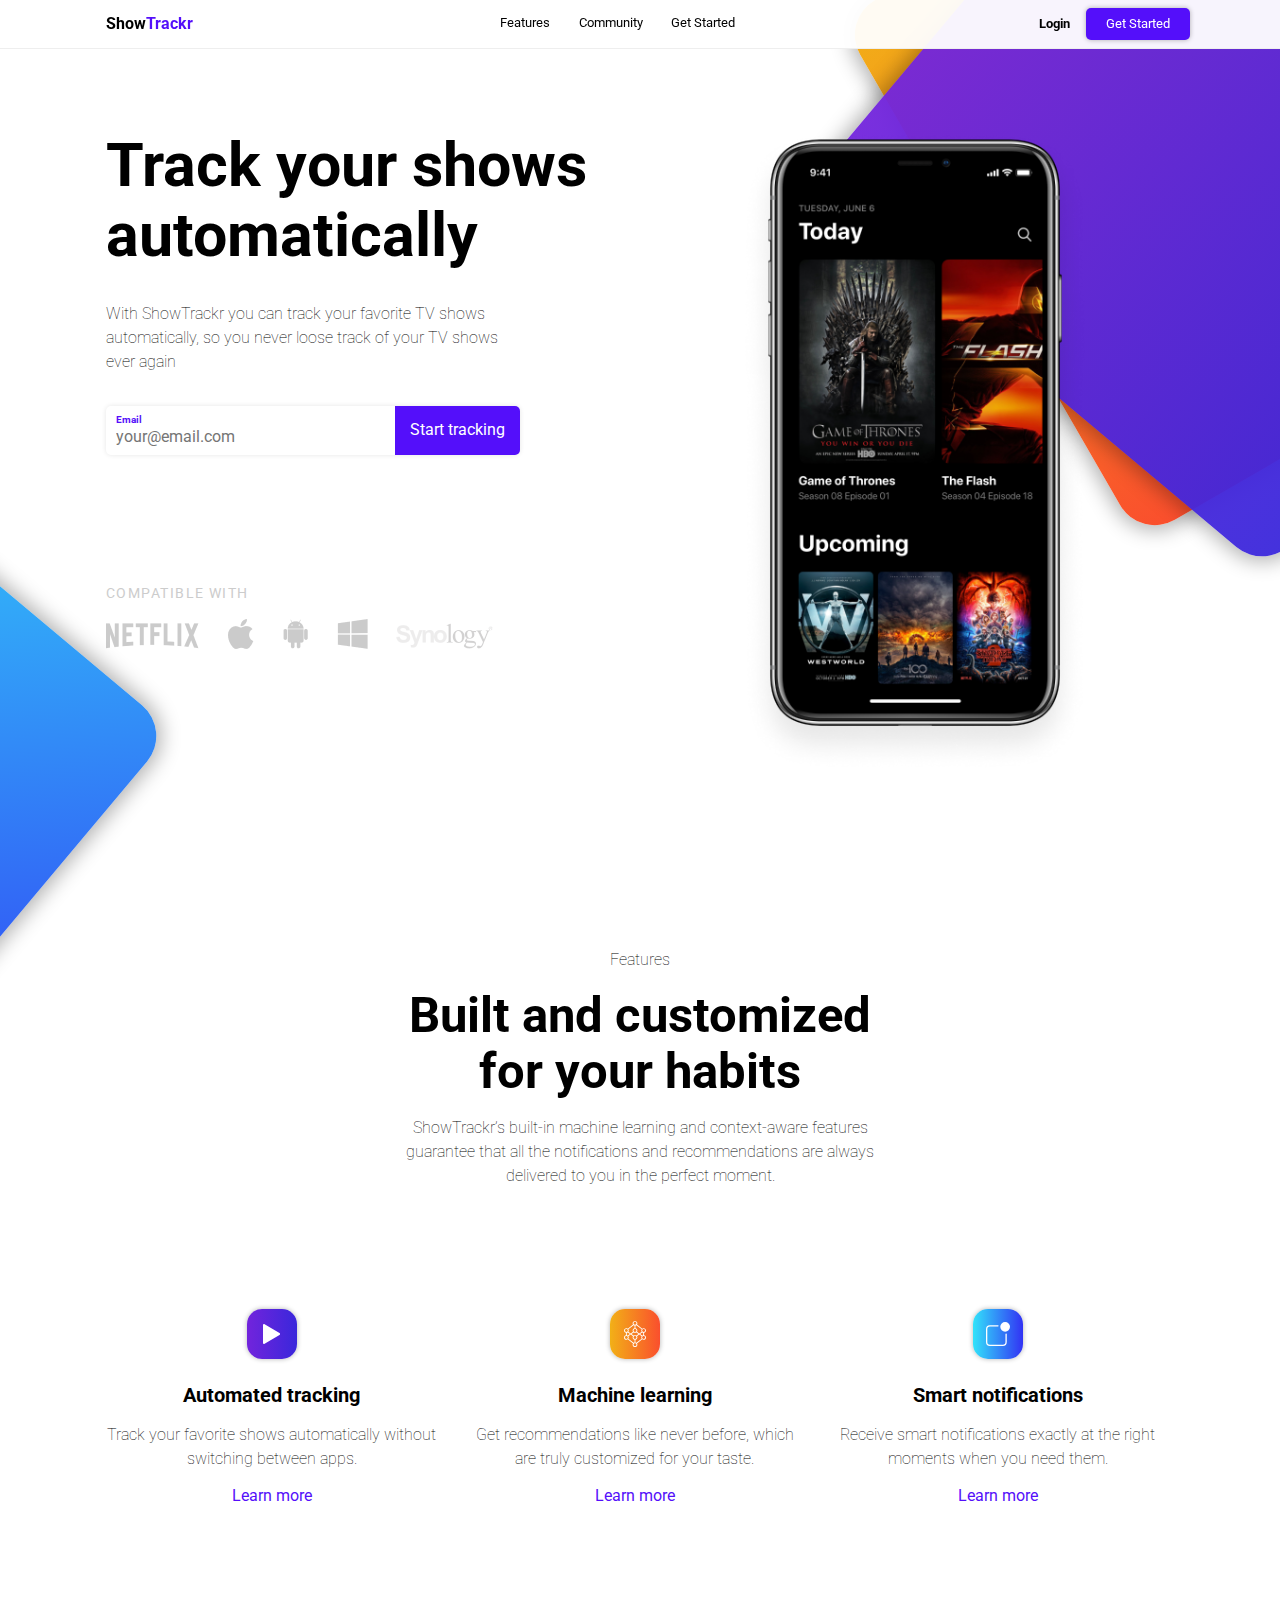
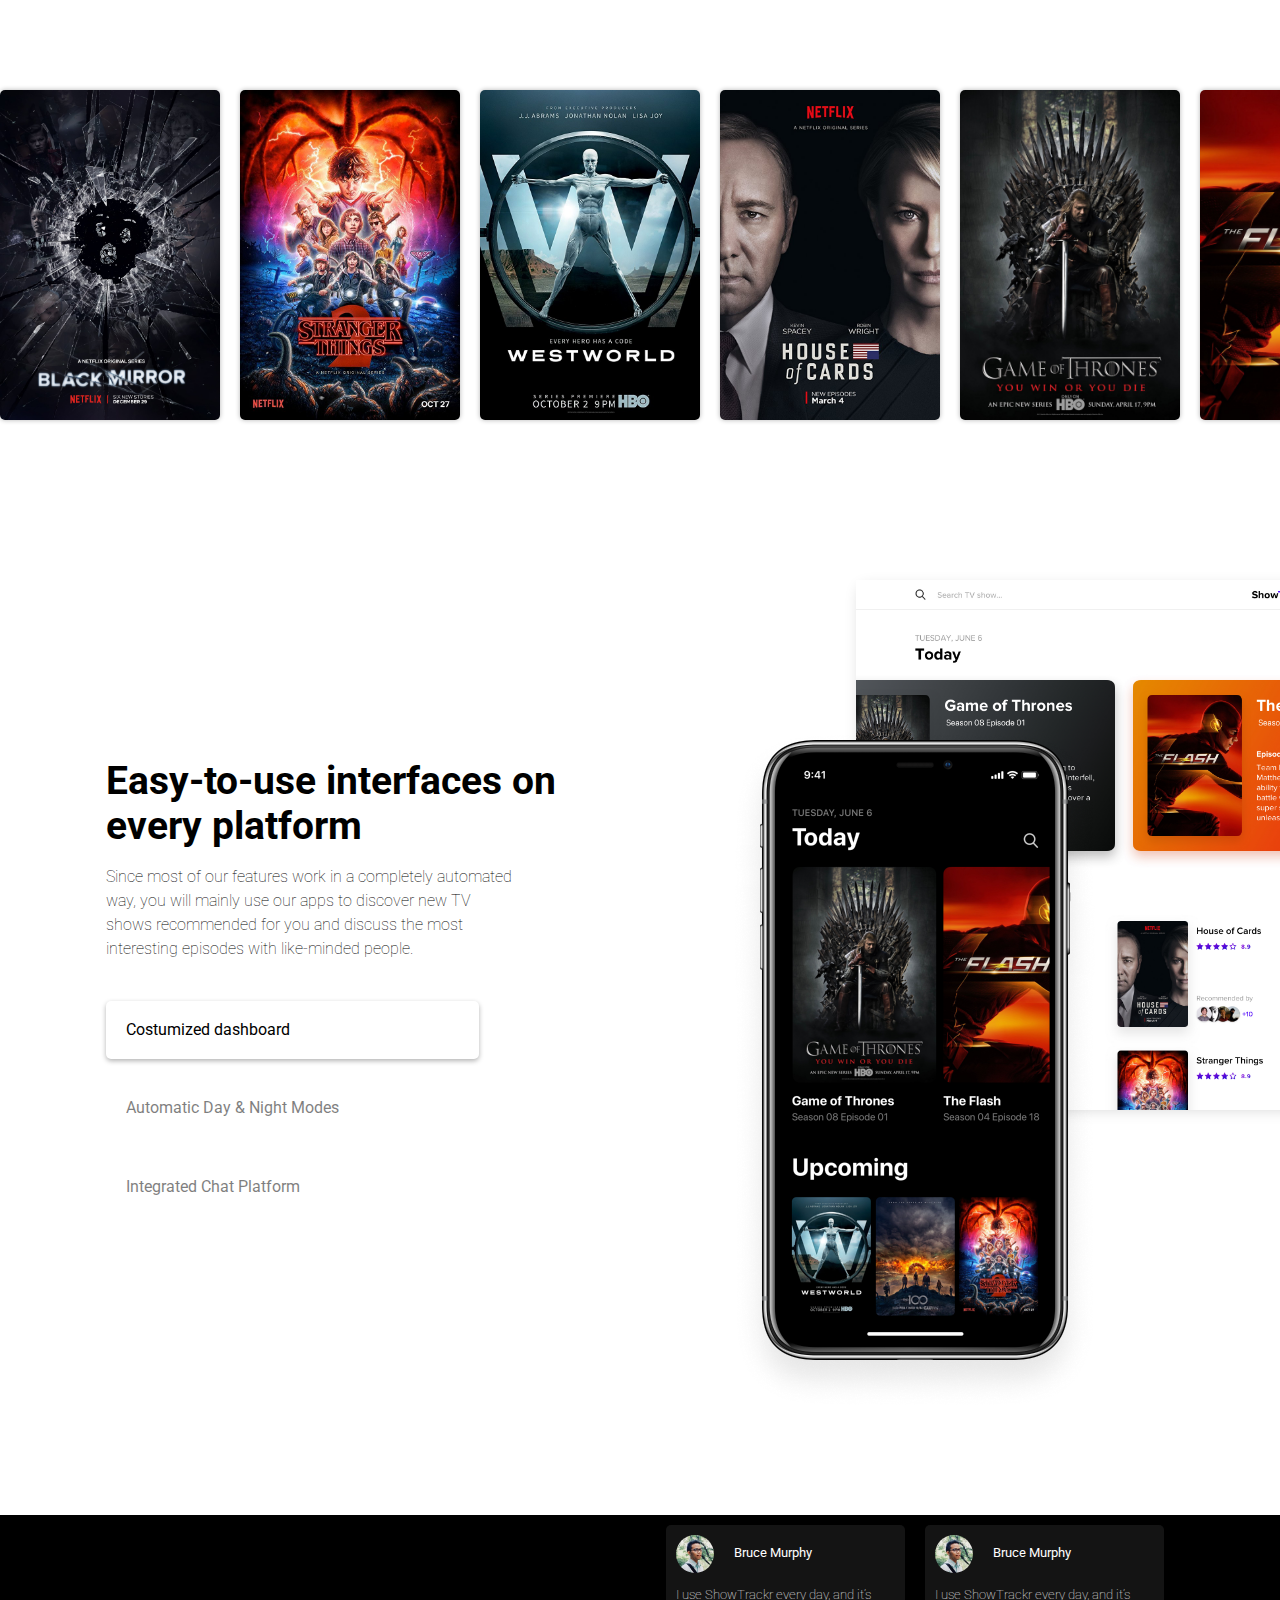
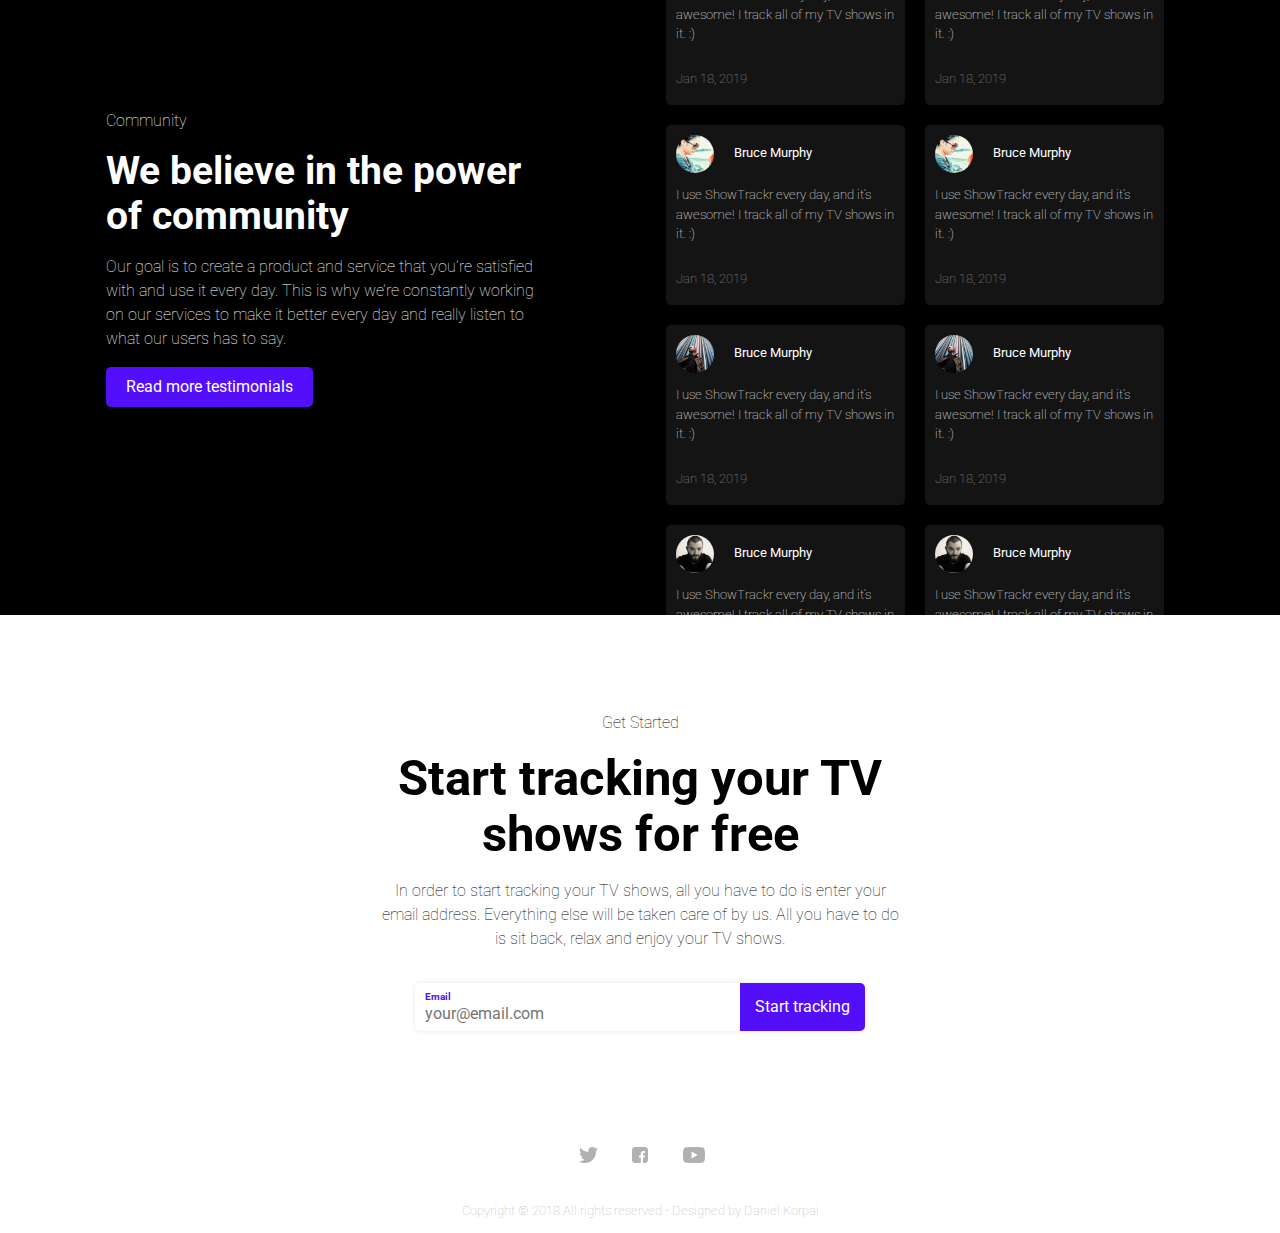
<file: docs/index.html>
<!DOCTYPE html>
<html>
  <head>
    <!-- meta -->
    <meta charset="utf-8">
    <meta name="viewport" content="user-scalable=no, width=device-width, initial-scale=1, maximum-scale=1">
    <title>gig-sass</title>
    <meta name="author" content="Altar.io">
    <link rel="icon" href="assets/images/shared/favicon.ico" type="image/x-icon" />
    <link href="https://fonts.googleapis.com/css?family=Roboto&display=swap" rel="stylesheet">

    <!-- css -->
    <link rel="stylesheet" type="text/css" href="assets/css/lib/normalize.css">
    <link rel="stylesheet" type="text/css" href="assets/css/styles.css">
  </head>
  <body>
    <header>
      <div class="container">
        <nav>
          <a class="logo">Show<span>Trackr</span></pan></a>
          <div class="menu hide-on-mobile">
            <a href="#">Features</a>
            <a href="#">Community</a>
            <a href="#">Get Started</a>
          </div>
          <div class="action">
            <a class="hide-on-mobile">Login</a>
            <a class="button">Get Started</a>
          </div>
        </nav>
      </div>
    </header>
    <main>
      <section class="intro">
        <div class="container">
          <div class="row">
            <div class="half">
              <h1>Track your shows automatically</h1>
              <div class="content">
                <p>With ShowTrackr you can track your favorite TV shows automatically,
                    so you never loose track of your TV shows ever again
                </p>
                <form class="subscription">
                  <div>
                    <label>Email</label>
                    <input type="email" name="email" placeholder="your@email.com">
                    <button>Start tracking</button>
                  </div>
                </form>
                <div class="available">
                  <p>Compatible with</p>
                  <div class="logos">
                    <span><img src="assets/images/brand-netflix.png"></span>
                    <span><img src="assets/images/brand-apple.png"></span>
                    <span><img src="assets/images/brand-android.png"></span>
                    <span><img src="assets/images/brand-windows.png"></span>
                    <span><img src="assets/images/brand-synology.png"></span>
                  </div>
                </div>
              </div>
            </div>
            <div class="half">
              <div class="txt-center content-img">
                <img src="assets/images/mockup-app-iphone-x.png">
              </div>
            </div>
          </div>
        </div>
      </section>
      <section class="features">
        <div class="container">
          <div class="row">
            <div class="half txt-center-desktop">
              <p class="no-margin-top">Features</p>
              <h2>Built and customized for your habits</h2>
              <p>ShowTrackr’s built-in machine learning and context-aware features guarantee that all the
                notifications and recommendations are always delivered to you in the perfect moment.
              </p>
            </div>
          </div>
          <div class="row">
            <div class="third">
              <div class="item">
                <div class="icon track">
                  <img src="assets/images/play.svg">
                </div>
                <h3 class="h6">Automated tracking</h3>
                <p>Track your favorite shows automatically without switching between apps.</p>
                <a>Learn more</a>
              </div>
            </div>
            <div class="third">
              <div class="item">
                <div class="icon learn">
                  <img src="assets/images/ml.svg">
                </div>
                <h3 class="h6">Machine learning</h3>
                <p>Get recommendations like never before, which are truly customized for your taste.</p>
                <a>Learn more</a>
              </div>
            </div>
            <div class="third">
              <div class="item">
                <div class="icon notify">
                  <img src="assets/images/Icon.svg">
                </div>
                <h3 class="h6">Smart notifications</h3>
                <p>Receive smart notifications exactly at the right moments when you need them.</p>
                <a>Learn more</a>
              </div>
            </div>
          </div>
        </div>
      </section>
      <section class="series">
        <div class="row">
          <div class="wrapper">
            <div class="item">
              <img src="assets/images/cover-black-mirror.png">
            </div>
            <div class="item">
              <img src="assets/images/cover-stranger-things.png">
            </div>
            <div class="item">
              <img src="assets/images/cover-westworld.png">
            </div>
            <div class="item">
              <img src="assets/images/cover-house-of-cards.png">
            </div>
            <div class="item">
              <img src="assets/images/cover-game-of-thrones.png">
            </div>
            <div class="item">
              <img src="assets/images/cover-flash.png">
            </div>
            <div class="item">
                <img src="assets/images/cover-how-to-get-away-with-murder.png">
            </div>
            <div class="item">
              <img src="assets/images/cover-black-mirror.png">
            </div>
            <div class="item">
              <img src="assets/images/cover-stranger-things.png">
            </div>
            <div class="item">
              <img src="assets/images/cover-westworld.png">
            </div>
            <div class="item">
              <img src="assets/images/cover-house-of-cards.png">
            </div>
            <div class="item">
              <img src="assets/images/cover-game-of-thrones.png">
            </div>
            <div class="item">
              <img src="assets/images/cover-flash.png">
            </div>
            <div class="item">
              <img src="assets/images/cover-how-to-get-away-with-murder.png">
            </div>
          </div>
        </div>
      </section>
      <section class="section-tab">
        <div class="container">
          <div class="row">
            <input type="radio" name="tab-list" id="tab-item" class="tab-item1" checked>
            <input type="radio" name="tab-list" id="tab-item2" class="tab-item2">
            <input type="radio" name="tab-list" id="tab-item3" class="tab-item3">
            <div class="half">
              <h3>Easy-to-use interfaces on every platform</h3>
              <div class="content">
                <p>Since most of our features work in a completely automated way, you will mainly use our apps to discover new
                  TV shows recommended for you and discuss the most interesting episodes with like-minded people.
                </p>
                <div class="tab-list">
                  <div class="tab-link" id="tab-link1">
                    <label for="tab-item" id="label1">Costumized dashboard</label>
                  </div>
                  <div class="tab-link" id="tab-link2">
                    <label for="tab-item2" id="label2">Automatic Day & Night Modes</label>
                  </div>
                  <div class="tab-link" id="tab-link3">
                    <label for="tab-item3" id="label3">Integrated Chat Platform</label>
                  </div>
                </div>
              </div>
            </div>
            <div class="half">
              <div class="tab-content">
                <div class="item txt-center tab1">
                  <img class="phone" src="assets/images/mockup-app-iphone-x.png">
                  <img class="desktop hide-on-mobile" src="assets/images/mockup-app-desktop.png" >
                </div>
              </div>
              <div class="tab-content"> 
                <div class="item txt-center tab2">
                  <img class="phone" src="assets/images/mockup-app-iphone-x-altar.png">
                  <img class="desktop hide-on-mobile" src="assets/images/mockup-app-desktop.png">
                </div>
              </div>
              <div class="tab-content">
                <div class="item txt-center tab3">
                  <img class="phone" src="assets/images/mockup-app-iphone-x.png">
                  <img class="desktop hide-on-mobile" src="assets/images/mockup-app-desktop.png" >
                </div>
              </div>
            </div>
          </div>
        </div>
      </section>
      <section class="community">
        <div class="container">
          <div class="row">
            <div class="half">
              <div class="content">
                <p>Community</p>
                <h3>We believe in the power of community</h3>
                <p>Our goal is to create a product and service that you’re satisfied with and use it every day.
                  This is why we’re constantly working on our services to make it better every day and really
                  listen to what our users has to say.
                </p>
                <a class="button">Read more testimonials</a>
              </div>
            </div>
            <div class="half">
              <div class="testimonials-row half">
                <div class="tweet">
                  <div class="header">
                    <div class="avatar"><img src="assets/images/person-bruce-murphy.png"></div>
                    <div class="user">Bruce Murphy</div>
                  </div>
                  <div class="body">
                    <p>I use ShowTrackr every day, and it’s awesome! I track all of my TV shows in it. :) </p>
                  </div>
                  <div class="footer">
                    <p>Jan 18, 2019</p>
                  </div>
                </div>
                <div class="tweet">
                  <div class="header">
                    <div class="avatar"><img src="assets/images/person-crystal-perkins.png"></div>
                    <div class="user">Bruce Murphy</div>
                  </div>
                  <div class="body">
                    <p>I use ShowTrackr every day, and it’s awesome! I track all of my TV shows in it. :) </p>
                  </div>
                  <div class="footer">
                    <p>Jan 18, 2019</p>
                  </div>
                </div>
                <div class="tweet">
                  <div class="header">
                    <div class="avatar"><img src="assets/images/person-andrew-cook.png"></div>
                    <div class="user">Bruce Murphy</div>
                  </div>
                  <div class="body">
                    <p>I use ShowTrackr every day, and it’s awesome! I track all of my TV shows in it. :) </p>
                  </div>
                  <div class="footer">
                    <p>Jan 18, 2019</p>
                  </div>
                </div>
                <div class="tweet">
                  <div class="header">
                    <div class="avatar"><img src="assets/images/person-gregory-wallace.png"></div>
                    <div class="user">Bruce Murphy</div>
                  </div>
                  <div class="body">
                    <p>I use ShowTrackr every day, and it’s awesome! I track all of my TV shows in it. :) </p>
                  </div>
                  <div class="footer">
                    <p>Jan 18, 2019</p>
                  </div>
                </div>
                <div class="tweet">
                  <div class="header">
                    <div class="avatar"><img src="assets/images/person-thomas-cruz.png"></div>
                    <div class="user">Bruce Murphy</div>
                  </div>
                  <div class="body">
                    <p>I use ShowTrackr every day, and it’s awesome! I track all of my TV shows in it. :) </p>
                  </div>
                  <div class="footer">
                    <p>Jan 18, 2019</p>
                  </div>
                </div>

                <div class="tweet">
                  <div class="header">
                    <div class="avatar"><img src="assets/images/person-bruce-murphy.png"></div>
                    <div class="user">Bruce Murphy</div>
                  </div>
                  <div class="body">
                    <p>I use ShowTrackr every day, and it’s awesome! I track all of my TV shows in it. :) </p>
                  </div>
                  <div class="footer">
                    <p>Jan 18, 2019</p>
                  </div>
                </div>
                <div class="tweet">
                  <div class="header">
                    <div class="avatar"><img src="assets/images/person-crystal-perkins.png"></div>
                    <div class="user">Bruce Murphy</div>
                  </div>
                  <div class="body">
                    <p>I use ShowTrackr every day, and it’s awesome! I track all of my TV shows in it. :) </p>
                  </div>
                  <div class="footer">
                    <p>Jan 18, 2019</p>
                  </div>
                </div>
                <div class="tweet">
                  <div class="header">
                    <div class="avatar"><img src="assets/images/person-andrew-cook.png"></div>
                    <div class="user">Bruce Murphy</div>
                  </div>
                  <div class="body">
                    <p>I use ShowTrackr every day, and it’s awesome! I track all of my TV shows in it. :) </p>
                  </div>
                  <div class="footer">
                    <p>Jan 18, 2019</p>
                  </div>
                </div>
                <div class="tweet">
                  <div class="header">
                    <div class="avatar"><img src="assets/images/person-gregory-wallace.png"></div>
                    <div class="user">Bruce Murphy</div>
                  </div>
                  <div class="body">
                    <p>I use ShowTrackr every day, and it’s awesome! I track all of my TV shows in it. :) </p>
                  </div>
                  <div class="footer">
                    <p>Jan 18, 2019</p>
                  </div>
                </div>
                <div class="tweet">
                  <div class="header">
                    <div class="avatar"><img src="assets/images/person-thomas-cruz.png"></div>
                    <div class="user">Bruce Murphy</div>
                  </div>
                  <div class="body">
                    <p>I use ShowTrackr every day, and it’s awesome! I track all of my TV shows in it. :) </p>
                  </div>
                  <div class="footer">
                    <p>Jan 18, 2019</p>
                  </div>
                </div>
              </div>
              <div class="testimonials-row half hide-on-mobile">
                <div class="tweet">
                  <div class="header">
                    <div class="avatar"><img src="assets/images/person-bruce-murphy.png"></div>
                    <div class="user">Bruce Murphy</div>
                  </div>
                  <div class="body">
                    <p>I use ShowTrackr every day, and it’s awesome! I track all of my TV shows in it. :) </p>
                  </div>
                  <div class="footer">
                    <p>Jan 18, 2019</p>
                  </div>
                </div>
                <div class="tweet">
                  <div class="header">
                    <div class="avatar"><img src="assets/images/person-crystal-perkins.png"></div>
                    <div class="user">Bruce Murphy</div>
                  </div>
                  <div class="body">
                    <p>I use ShowTrackr every day, and it’s awesome! I track all of my TV shows in it. :) </p>
                  </div>
                  <div class="footer">
                    <p>Jan 18, 2019</p>
                  </div>
                </div>
                <div class="tweet">
                  <div class="header">
                    <div class="avatar"><img src="assets/images/person-andrew-cook.png"></div>
                    <div class="user">Bruce Murphy</div>
                  </div>
                  <div class="body">
                    <p>I use ShowTrackr every day, and it’s awesome! I track all of my TV shows in it. :) </p>
                  </div>
                  <div class="footer">
                    <p>Jan 18, 2019</p>
                  </div>
                </div>
                <div class="tweet">
                  <div class="header">
                    <div class="avatar"><img src="assets/images/person-gregory-wallace.png"></div>
                    <div class="user">Bruce Murphy</div>
                  </div>
                  <div class="body">
                    <p>I use ShowTrackr every day, and it’s awesome! I track all of my TV shows in it. :) </p>
                  </div>
                  <div class="footer">
                    <p>Jan 18, 2019</p>
                  </div>
                </div>
                <div class="tweet">
                  <div class="header">
                    <div class="avatar"><img src="assets/images/person-thomas-cruz.png"></div>
                    <div class="user">Bruce Murphy</div>
                  </div>
                  <div class="body">
                    <p>I use ShowTrackr every day, and it’s awesome! I track all of my TV shows in it. :) </p>
                  </div>
                  <div class="footer">
                    <p>Jan 18, 2019</p>
                  </div>
                </div>

                <div class="tweet">
                  <div class="header">
                    <div class="avatar"><img src="assets/images/person-bruce-murphy.png"></div>
                    <div class="user">Bruce Murphy</div>
                  </div>
                  <div class="body">
                    <p>I use ShowTrackr every day, and it’s awesome! I track all of my TV shows in it. :) </p>
                  </div>
                  <div class="footer">
                    <p>Jan 18, 2019</p>
                  </div>
                </div>
                <div class="tweet">
                  <div class="header">
                    <div class="avatar"><img src="assets/images/person-crystal-perkins.png"></div>
                    <div class="user">Bruce Murphy</div>
                  </div>
                  <div class="body">
                    <p>I use ShowTrackr every day, and it’s awesome! I track all of my TV shows in it. :) </p>
                  </div>
                  <div class="footer">
                    <p>Jan 18, 2019</p>
                  </div>
                </div>
                <div class="tweet">
                  <div class="header">
                    <div class="avatar"><img src="assets/images/person-andrew-cook.png"></div>
                    <div class="user">Bruce Murphy</div>
                  </div>
                  <div class="body">
                    <p>I use ShowTrackr every day, and it’s awesome! I track all of my TV shows in it. :) </p>
                  </div>
                  <div class="footer">
                    <p>Jan 18, 2019</p>
                  </div>
                </div>
                <div class="tweet">
                  <div class="header">
                    <div class="avatar"><img src="assets/images/person-gregory-wallace.png"></div>
                    <div class="user">Bruce Murphy</div>
                  </div>
                  <div class="body">
                    <p>I use ShowTrackr every day, and it’s awesome! I track all of my TV shows in it. :) </p>
                  </div>
                  <div class="footer">
                    <p>Jan 18, 2019</p>
                  </div>
                </div>
                <div class="tweet">
                  <div class="header">
                    <div class="avatar"><img src="assets/images/person-thomas-cruz.png"></div>
                    <div class="user">Bruce Murphy</div>
                  </div>
                  <div class="body">
                    <p>I use ShowTrackr every day, and it’s awesome! I track all of my TV shows in it. :) </p>
                  </div>
                  <div class="footer">
                    <p>Jan 18, 2019</p>
                  </div>
                </div>
              </div>
            </div>
          </div>
        </div>
      </section>
      <section class="started">
        <div class="container">
          <div class="row">
            <div class="half txt-center">
              <p>Get Started</p>
              <h2>Start tracking your TV shows for free</h2>
              <p>In order to start tracking your TV shows, all you have to do is enter your email address.
                Everything else will be taken care of by us. All you have to do is sit back, relax and enjoy
                your TV shows.
              </p>
              <form class="subscription">
                <div>
                  <label>Email</label>
                  <input type="email" name="email" placeholder="your@email.com">
                  <button>Start tracking</button>
                </div>
              </form>
            </div>
          </div>
        </div>
      </section>
      <footer>
        <div class="social">
          <div class="container">
            <div class="row">
              <div class="half txt-center">
                <a><svg width="19" height="16" viewBox="0 0 19 16" fill="none" xmlns="http://www.w3.org/2000/svg">
                    <path d="M19 1.89418C18.2885 2.22063 17.5339 2.43494 16.7612 2.53001C17.5648 2.02959 18.183 1.23876 18.4739 0.29506C17.7088 0.765557 16.8717 1.09704 15.9987 1.27518C15.262 0.459875 14.2317 -0.00193272 13.1538 6.08018e-06C11.002 6.08018e-06 9.25551 1.80801 9.25551 4.03832C9.25551 4.35523 9.28993 4.6641 9.35733 4.95902C6.11725 4.79033 3.24566 3.18317 1.3227 0.739337C0.986934 1.3351 0.795414 2.02959 0.795414 2.76992C0.795414 4.17046 1.48331 5.40682 2.52903 6.1312C1.9099 6.11154 1.30434 5.93829 0.763171 5.626V5.6775C0.763171 7.63373 2.10696 9.26614 3.88931 9.63794C3.31528 9.799 2.71341 9.82262 2.12927 9.70702C2.62552 11.3118 4.06556 12.4792 5.77057 12.5131C4.43672 13.5946 2.75619 14.2415 0.929478 14.2415C0.618863 14.2411 0.308525 14.2222 0 14.185C1.72489 15.3305 3.77428 16 5.97543 16C13.1453 16 17.0654 9.84469 17.0654 4.50683C17.0654 4.33224 17.0654 4.15764 17.0533 3.9843C17.8161 3.41243 18.4748 2.70473 18.9988 1.89418H19Z" fill="black"/>
                  </svg>
                </a>
                <a>
                  <svg width="16" height="16" viewBox="0 0 16 16" fill="none" xmlns="http://www.w3.org/2000/svg">
                    <path fill-rule="evenodd" clip-rule="evenodd" d="M3 0H13C14.6569 0 16 1.34315 16 3V13C16 14.6569 14.6569 16 13 16H3C1.34315 16 0 14.6569 0 13V3V3C0 1.34315 1.34315 0 3 0V0ZM11 10.4615H12.5556L13 8.38462H11V7C10.8945 6.41341 11.0596 5.99253 11.8889 6.07692H13V4C12.8118 4.0581 12.1663 4 11.4444 4C9.84705 4 8.7735 4.99412 8.77778 6.76923V8.38462H7V10.4615H8.77778V16H11V10.4615Z" fill="black"/>
                  </svg>   
                </a>
                <a>
                  <svg width="22" height="16" viewBox="0 0 22 16" fill="none" xmlns="http://www.w3.org/2000/svg">
                    <path fill-rule="evenodd" clip-rule="evenodd" d="M8.55556 11.4294V4.57175L14.6667 8.012L8.55556 11.4294ZM21.78 3.45168C21.78 3.45168 21.5649 1.88356 20.9061 1.19323C20.0689 0.286878 19.1314 0.283449 18.7012 0.230874C15.6237 0 11.0061 0 11.0061 0H10.9963C10.9963 0 6.37756 0 3.3 0.230874C2.86856 0.283449 1.93111 0.288021 1.09389 1.19323C0.433889 1.88356 0.22 3.45168 0.22 3.45168C0.22 3.45168 0 5.29181 0 7.13194V8.86006C0 10.7002 0.22 12.5403 0.22 12.5403C0.22 12.5403 0.433889 14.1096 1.09389 14.7999C1.93111 15.7051 3.02989 15.6765 3.52 15.7714C5.28 15.9463 11 16 11 16C11 16 15.6224 15.9931 18.7 15.7623C19.1314 15.7097 20.0689 15.7051 20.9061 14.7988C21.5661 14.1073 21.78 12.5392 21.78 12.5392C21.78 12.5392 22 10.699 22 8.85892V7.13194C22 5.29181 21.78 3.45168 21.78 3.45168Z" fill="black"/>
                  </svg>
                </a>
              </div>
            </div>
          </div>
        </div>
        <div>
          <p class="tiny-txt">Copyright © 2018 All rights reserved - Designed by Daniel Korpai</p>
        </div>
      </footer>
    </main>
  </body>
</html>
</file>
<file: docs/assets/css/styles.css>
* {
  -webkit-box-sizing: border-box;
     -moz-box-sizing: border-box;
          box-sizing: border-box;
}

h1, h2, h3, h4, h5, h6 {
  margin-bottom: 0;
  margin-top: 0;
}

h1 {
  font-size: 3.815em;
}

h2 {
  font-size: 3.052em;
}

h3 {
  font-size: 2.441em;
}

h4 {
  font-size: 1.953em;
}

h5 {
  font-size: 1.563em;
}

h6, .h6 {
  font-size: 1.25em;
}

.tiny-txt {
  font-size: 0.8em;
}

@media (max-width: 767px) {
  h1 {
    font-size: 2.441em;
  }
  h2 {
    font-size: 1.953em;
  }
  h3 {
    font-size: 1.563em;
  }
  h6, .h6 {
    font-size: 1em;
  }
  .tiny-txt {
    font-size: 0.64em;
  }
}

a {
  text-decoration: unset;
  color: unset;
}

p {
  line-height: 1.5em;
  font-weight: 100;
}

body {
  font-family: "Roboto", sans-serif;
  display: -webkit-box;
  display: -moz-box;
  display: -ms-flexbox;
  display: flex;
  -webkit-box-orient: vertical;
  -webkit-box-direction: normal;
     -moz-box-orient: vertical;
     -moz-box-direction: normal;
      -ms-flex-direction: column;
          flex-direction: column;
}

.container {
  max-width: 1100px;
  margin-right: auto;
  margin-left: auto;
}

@media (max-width: 767px) {
  .container {
    max-width: 650px;
  }
}

main a {
  color: #540ffa;
}

section {
  position: relative;
  overflow: hidden;
  padding: 80px 0;
}

@media (max-width: 767px) {
  section {
    padding: 40px 0;
  }
}

.row {
  display: -webkit-box;
  display: -moz-box;
  display: -ms-flexbox;
  display: flex;
  -ms-flex-wrap: wrap;
      flex-wrap: wrap;
}

.half {
  -webkit-box-flex: 0;
     -moz-box-flex: 0;
      -ms-flex: 0 0 50%;
          flex: 0 0 50%;
  max-width: 50%;
  padding: 0px 16px;
}

@media (max-width: 767px) {
  .half {
    -webkit-box-flex: 0;
       -moz-box-flex: 0;
        -ms-flex: 0 0 100%;
            flex: 0 0 100%;
    max-width: 100%;
  }
}

.third {
  -webkit-box-flex: 0;
     -moz-box-flex: 0;
      -ms-flex: 0 0 33%;
          flex: 0 0 33%;
  max-width: 33%;
  text-align: center;
  padding: 0px 16px;
}

@media (max-width: 767px) {
  .third {
    -webkit-box-flex: 0;
       -moz-box-flex: 0;
        -ms-flex: 0 0 100%;
            flex: 0 0 100%;
    max-width: 100%;
    text-align: left;
  }
}

.no-margin-top {
  margin-top: 0;
}

.txt-center, .txt-center-desktop {
  text-align: center;
  margin-left: auto;
  margin-right: auto;
}

@media (max-width: 767px) {
  .hide-on-mobile {
    display: none !important;
  }
  .txt-center-desktop {
    text-align: left;
  }
}

.button {
  line-height: 40px;
  color: #fff;
  background-color: #540ffa;
  border-radius: 5px;
  display: inline-block;
  padding: 0 20px;
}

.subscription {
  position: relative;
  padding: 1em 0;
}

.subscription label {
  position: absolute;
  padding-left: 10px;
  padding-top: 8px;
  font-size: 10px;
  color: #540ffa;
  font-weight: bold;
}

.subscription input {
  width: 100%;
  padding: 22px 0 8px 10px;
  border: none;
  border-radius: 5px;
  -webkit-box-shadow: 0 0 5px rgba(0, 0, 0, 0.1);
          box-shadow: 0 0 5px rgba(0, 0, 0, 0.1);
}

.subscription button {
  position: absolute;
  top: 1em;
  right: 0;
  padding: 15px;
  border: none;
  background-color: #540ffa;
  color: #fff;
  border-top-right-radius: 5px;
  border-bottom-right-radius: 5px;
}

header {
  text-align: center;
  padding: 7px;
  border-bottom: 1px solid #eee;
  font-weight: bold;
  background-color: #fffffff2;
  top: 0;
  left: 0;
  right: 0;
  position: fixed;
  z-index: 10;
}

header nav {
  display: -webkit-box;
  display: -moz-box;
  display: -ms-flexbox;
  display: flex;
  -webkit-box-align: center;
     -moz-box-align: center;
      -ms-flex-align: center;
          align-items: center;
  -webkit-box-pack: justify;
     -moz-box-pack: justify;
      -ms-flex-pack: justify;
          justify-content: space-between;
  -webkit-box-orient: horizontal;
  -webkit-box-direction: normal;
     -moz-box-orient: horizontal;
     -moz-box-direction: normal;
      -ms-flex-flow: row nowrap;
          flex-flow: row nowrap;
}

header nav a {
  padding: .5em 1em;
}

header nav .logo span {
  color: #540ffa;
}

header nav .menu {
  font-weight: 400;
  font-size: 0.8em;
}

header nav .action {
  font-size: 0.8em;
}

header nav .action .button {
  border-radius: 5px;
  display: inline-block;
  line-height: 32px;
  font-weight: 400;
  -webkit-box-shadow: 0 0 5px rgba(0, 0, 0, 0.3);
          box-shadow: 0 0 5px rgba(0, 0, 0, 0.3);
}

.intro {
  padding: 130px 0;
}

@media (max-width: 767px) {
  .intro {
    padding: 90px 0 30px 0;
  }
}

.intro:after, .intro:before {
  content: '';
  width: 600px;
  height: 600px;
  z-index: -1;
  -webkit-box-shadow: 0 0 20px 5px rgba(0, 0, 0, 0.3);
          box-shadow: 0 0 20px 5px rgba(0, 0, 0, 0.3);
  border-radius: 40px;
  position: absolute;
  display: block;
}

.intro:after {
  -webkit-transform: rotate(40deg);
      -ms-transform: rotate(40deg);
          transform: rotate(40deg);
  background: #7224dc;
  background: -webkit-gradient(linear, left top, right top, from(#7224dcf2), to(#3a27dbf2));
  background: linear-gradient(90deg, #7224dcf2 0%, #3a27dbf2 100%);
  top: -150px;
  right: -250px;
}

@media (max-width: 767px) {
  .intro:after {
    -webkit-transform: rotate(40deg) scale(0.6);
        -ms-transform: rotate(40deg) scale(0.6);
            transform: rotate(40deg) scale(0.6);
    top: 450px;
  }
}

.intro:before {
  -webkit-transform: rotate(60deg);
      -ms-transform: rotate(60deg);
          transform: rotate(60deg);
  background: #f2b017;
  background: -webkit-gradient(linear, left top, right top, from(#f2b017), to(#fa4f2d));
  background: linear-gradient(90deg, #f2b017 0%, #fa4f2d 100%);
  right: -270px;
  top: -170px;
}

@media (max-width: 767px) {
  .intro:before {
    -webkit-transform: rotate(60deg) scale(0.6);
        -ms-transform: rotate(60deg) scale(0.6);
            transform: rotate(60deg) scale(0.6);
    top: 470px;
  }
}

.intro .content-img {
  margin-bottom: -40px;
}

@media (max-width: 767px) {
  .intro .content-img {
    margin-top: 20px;
  }
}

.intro .content-img img {
  width: 350px;
}

.intro .content {
  width: 80%;
  padding: 1em 0;
}

@media (max-width: 767px) {
  .intro .content {
    width: 100%;
  }
}

.intro .available {
  margin-top: 7em;
}

@media (max-width: 767px) {
  .intro .available {
    margin-top: 0;
  }
}

.intro .available p {
  text-transform: uppercase;
  letter-spacing: 0.1em;
  color: #ccc;
  font-weight: 400;
  font-size: 0.9em;
}

.intro .available .logos {
  overflow: visible;
  white-space: nowrap;
}

.intro .available .logos span {
  margin-right: 1.5em;
}

.intro .available .logos span img {
  opacity: 0.2;
}

@media (max-width: 767px) {
  .intro .available .logos {
    display: -webkit-box;
    display: -moz-box;
    display: -ms-flexbox;
    display: flex;
    -webkit-box-pack: justify;
       -moz-box-pack: justify;
        -ms-flex-pack: justify;
            justify-content: space-between;
  }
  .intro .available .logos span {
    margin-right: 0;
  }
}

.features {
  overflow: initial;
}

.features:before {
  content: '';
  width: 600px;
  height: 600px;
  background: #32e3fa;
  background: linear-gradient(135deg, #32e3fa 0%, #3232f4 100%);
  -webkit-box-shadow: 0 0 20px 5px rgba(0, 0, 0, 0.3);
          box-shadow: 0 0 20px 5px rgba(0, 0, 0, 0.3);
  border-radius: 40px;
  -webkit-transform: rotate(40deg);
      -ms-transform: rotate(40deg);
          transform: rotate(40deg);
  position: absolute;
  display: block;
  top: -400px;
  left: -550px;
  z-index: -1;
}

@media (max-width: 767px) {
  .features:before {
    -webkit-transform: rotate(40deg) scale(0.8);
        -ms-transform: rotate(40deg) scale(0.8);
            transform: rotate(40deg) scale(0.8);
    top: -500px;
  }
}

.features .row:first-child {
  padding-bottom: 80px;
}

@media (max-width: 767px) {
  .features .row:first-child {
    padding-bottom: 0px;
  }
}

.features .item {
  padding: 25px 0;
}

.features .item .icon {
  display: -webkit-box;
  display: -moz-box;
  display: -ms-flexbox;
  display: flex;
  width: 50px;
  height: 50px;
  border-radius: 15px;
  line-height: 50px;
  margin-bottom: 25px;
  margin-right: auto;
  margin-left: auto;
  -webkit-box-shadow: 0 0 5px rgba(0, 0, 0, 0.3);
          box-shadow: 0 0 5px rgba(0, 0, 0, 0.3);
}

@media (max-width: 767px) {
  .features .item .icon {
    margin-left: 0;
  }
}

.features .item .icon img {
  margin: auto;
}

.features .item .icon.track {
  background: #7224dc;
  background: -webkit-gradient(linear, left top, right top, from(#7224dc), to(#3a27db));
  background: linear-gradient(90deg, #7224dc 0%, #3a27db 100%);
}

.features .item .icon.learn {
  background: #f2b017;
  background: -webkit-gradient(linear, left top, right top, from(#f2b017), to(#fa4f2d));
  background: linear-gradient(90deg, #f2b017 0%, #fa4f2d 100%);
}

.features .item .icon.notify {
  background: #32e3fa;
  background: -webkit-gradient(linear, left top, right top, from(#32e3fa), to(#3232f4));
  background: linear-gradient(90deg, #32e3fa 0%, #3232f4 100%);
}

.series {
  overflow: hidden;
  width: 100%;
}

@-webkit-keyframes scroll {
  0% {
    -webkit-transform: translateX(0);
            transform: translateX(0);
  }
  100% {
    -webkit-transform: translateX(calc(-240px * 7));
            transform: translateX(calc(-240px * 7));
  }
}

@keyframes scroll {
  0% {
    -webkit-transform: translateX(0);
            transform: translateX(0);
  }
  100% {
    -webkit-transform: translateX(calc(-240px * 7));
            transform: translateX(calc(-240px * 7));
  }
}

@-webkit-keyframes scroll-mobile {
  0% {
    -webkit-transform: translateX(0);
            transform: translateX(0);
  }
  100% {
    -webkit-transform: translateX(calc(-190px * 7));
            transform: translateX(calc(-190px * 7));
  }
}

@keyframes scroll-mobile {
  0% {
    -webkit-transform: translateX(0);
            transform: translateX(0);
  }
  100% {
    -webkit-transform: translateX(calc(-190px * 7));
            transform: translateX(calc(-190px * 7));
  }
}

.series .wrapper {
  -webkit-animation: scroll 40s linear infinite;
          animation: scroll 40s linear infinite;
  display: -webkit-box;
  display: -moz-box;
  display: -ms-flexbox;
  display: flex;
  width: calc(240px * 14);
}

@media (max-width: 767px) {
  .series .wrapper {
    -webkit-animation: scroll-mobile 40s linear infinite;
            animation: scroll-mobile 40s linear infinite;
    width: calc(190px * 14);
  }
}

.series .item {
  width: 220px;
  height: 330px;
  border-radius: 5px;
  margin-right: 20px;
  position: relative;
  overflow: hidden;
  -webkit-box-shadow: 0 0 5px rgba(0, 0, 0, 0.3);
          box-shadow: 0 0 5px rgba(0, 0, 0, 0.3);
}

.series .item img {
  height: 330px;
}

@media (max-width: 767px) {
  .series .item {
    width: 175px;
    height: 265px;
  }
  .series .item img {
    height: 265px;
  }
}

.section-tab {
  padding-bottom: 100px;
}

.section-tab .row {
  -webkit-box-align: center;
     -moz-box-align: center;
      -ms-flex-align: center;
          align-items: center;
}

.section-tab .row .content {
  width: 80%;
}

@media (max-width: 767px) {
  .section-tab .row .content {
    width: 100%;
  }
}

@media (max-width: 767px) {
  .section-tab .row .tab-content {
    margin: 0 -16px;
  }
}

.section-tab input[type=radio] {
  display: none;
}

.section-tab .item {
  display: none;
  position: relative;
}

.section-tab .item .phone {
  position: relative;
  padding-top: 150px;
  left: 0;
  z-index: 2;
}

@media (max-width: 767px) {
  .section-tab .item .phone {
    padding-top: 0;
  }
}

.section-tab .item .desktop {
  height: 530px;
  display: block;
  left: 200px;
  position: absolute;
  top: 0;
  -webkit-box-shadow: 0px 3px 15px -5px rgba(0, 0, 0, 0.2);
          box-shadow: 0px 3px 15px -5px rgba(0, 0, 0, 0.2);
}

.section-tab .tab-item1:checked ~ * .tab1, .section-tab .tab-item2:checked ~ * .tab2, .section-tab .tab-item3:checked ~ * .tab3 {
  display: block;
}

.section-tab .tab-list {
  width: 90%;
}

@media (max-width: 767px) {
  .section-tab .tab-list {
    width: 100%;
  }
}

.section-tab .tab-item1:checked ~ * #tab-link1, .section-tab .tab-item2:checked ~ * #tab-link2, .section-tab .tab-item3:checked ~ * #tab-link3, .section-tab .tab-link:hover {
  -webkit-box-shadow: 0px 2px 5px rgba(0, 0, 0, 0.3);
          box-shadow: 0px 2px 5px rgba(0, 0, 0, 0.3);
  border-radius: 5px;
  opacity: 1;
}

.section-tab .tab-list {
  margin-top: 40px;
}

.section-tab .tab-list .tab-link {
  opacity: 0.5;
  margin-bottom: 20px;
}

.section-tab .tab-list .tab-link label {
  display: block;
  width: 100%;
  padding: 20px;
  cursor: pointer;
}

.community {
  padding: 0;
  background-color: #000;
  color: #fff;
  overflow: hidden;
}

@media (max-width: 767px) {
  .community {
    padding: 70px 0;
  }
}

.community .row {
  -webkit-box-align: center;
     -moz-box-align: center;
      -ms-flex-align: center;
          align-items: center;
}

.community .row .content {
  width: 85%;
  padding-bottom: 30px;
}

@-webkit-keyframes testimonials-y {
  0% {
    -webkit-transform: translateY(0);
            transform: translateY(0);
  }
  100% {
    -webkit-transform: translateY(calc(-200px * 5));
            transform: translateY(calc(-200px * 5));
  }
}

@keyframes testimonials-y {
  0% {
    -webkit-transform: translateY(0);
            transform: translateY(0);
  }
  100% {
    -webkit-transform: translateY(calc(-200px * 5));
            transform: translateY(calc(-200px * 5));
  }
}

@-webkit-keyframes testimonials-x {
  0% {
    -webkit-transform: translateX(0);
            transform: translateX(0);
  }
  100% {
    -webkit-transform: translateX(calc(-280px * 5));
            transform: translateX(calc(-280px * 5));
  }
}

@keyframes testimonials-x {
  0% {
    -webkit-transform: translateX(0);
            transform: translateX(0);
  }
  100% {
    -webkit-transform: translateX(calc(-280px * 5));
            transform: translateX(calc(-280px * 5));
  }
}

.community .testimonials-row {
  -webkit-box-orient: vertical;
  -webkit-box-direction: normal;
     -moz-box-orient: vertical;
     -moz-box-direction: normal;
      -ms-flex-direction: column;
          flex-direction: column;
  display: -webkit-box;
  display: -moz-box;
  display: -ms-flexbox;
  display: flex;
  height: 700px;
  -webkit-animation: testimonials-y 40s linear infinite;
          animation: testimonials-y 40s linear infinite;
}

@media (max-width: 767px) {
  .community .testimonials-row {
    height: auto;
  }
}

.community .testimonials-row:first-child {
  float: left;
  animation-direction: reverse;
}

@media (max-width: 767px) {
  .community .testimonials-row:first-child {
    -webkit-animation-direction: normal;
            animation-direction: normal;
  }
}

.community .testimonials-row.half {
  padding: 0;
}

@media (max-width: 767px) {
  .community .testimonials-row {
    -webkit-box-orient: horizontal;
    -webkit-box-direction: normal;
       -moz-box-orient: horizontal;
       -moz-box-direction: normal;
        -ms-flex-direction: row;
            flex-direction: row;
    -webkit-animation: testimonials-x 40s linear infinite;
            animation: testimonials-x 40s linear infinite;
  }
}

.community .testimonials-row .tweet {
  padding: 10px;
  font-size: 0.8em;
  background-color: #141414;
  margin: 10px;
  border-radius: 5px;
  height: 180px;
}

@media (max-width: 767px) {
  .community .testimonials-row .tweet {
    min-width: 260px;
  }
}

.community .testimonials-row .tweet .header {
  display: -webkit-box;
  display: -moz-box;
  display: -ms-flexbox;
  display: flex;
  -webkit-box-align: center;
     -moz-box-align: center;
      -ms-flex-align: center;
          align-items: center;
}

.community .testimonials-row .tweet .header .avatar {
  width: 38px;
  height: 38px;
}

.community .testimonials-row .tweet .header .avatar img {
  border-radius: 50%;
  width: 100%;
}

.community .testimonials-row .tweet .header .user {
  padding-left: 20px;
}

.community .testimonials-row .tweet .body {
  overflow: hidden;
}

.community .testimonials-row .tweet .footer {
  opacity: 0.5;
}

.started .subscription {
  margin-right: auto;
  margin-left: auto;
  max-width: 450px;
}

footer {
  text-align: center;
  opacity: 0.3;
}

footer .half {
  padding: 20px 16px;
}

footer .social a {
  width: 18px;
  height: 18px;
  margin: 0 15px;
  display: inline-block;
}

/*# sourceMappingURL=[data-uri] */
</file>
